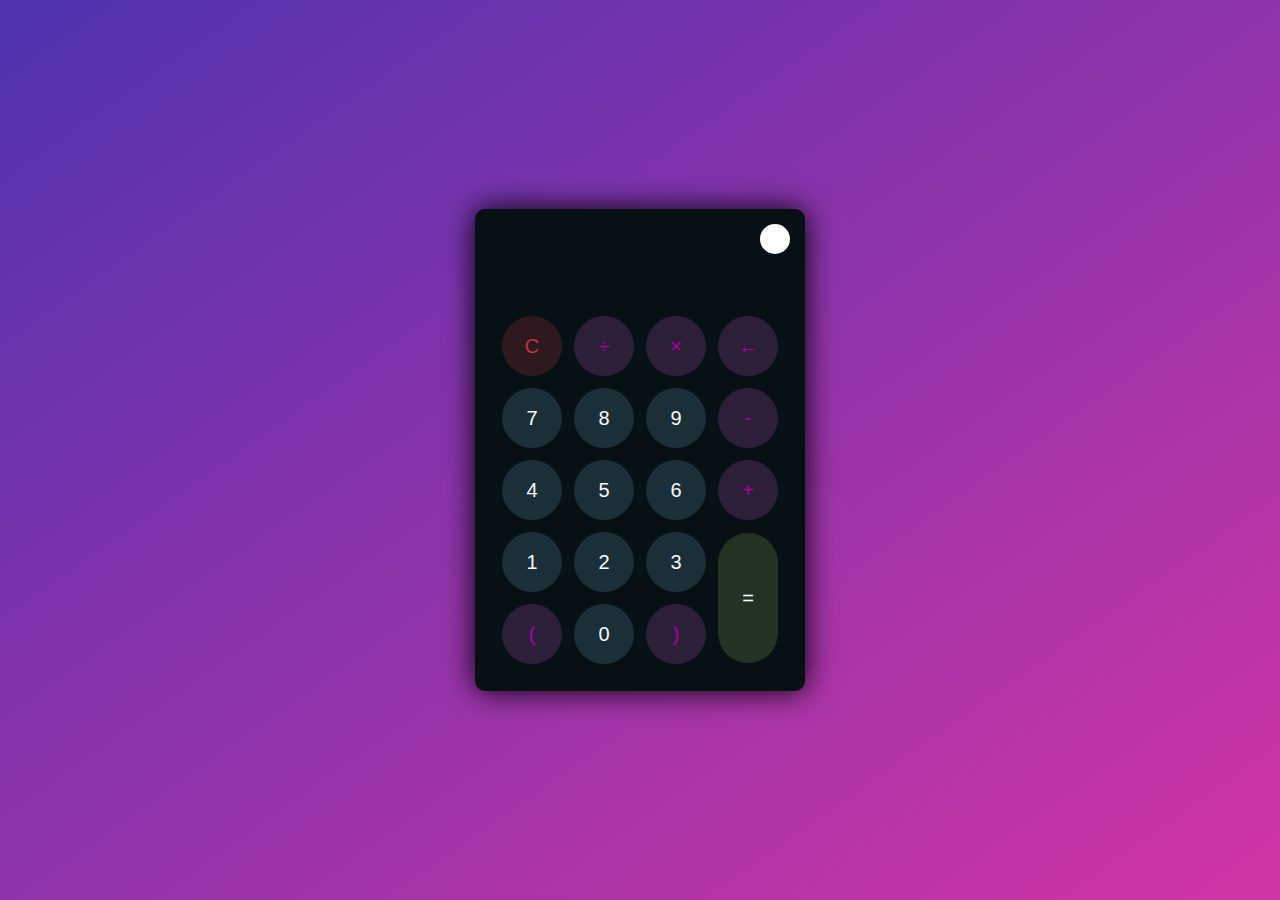
<file: calculadora/index.html>
<!DOCTYPE html>
<html lang="en">
<head>
    <meta charset="UTF-8">
    <meta http-equiv="X-UA-Compatible" content="IE=edge">
    <meta name="viewport" content="width=device-width, initial-scale=1.0">
    <link rel="stylesheet" href="style.css">
    <title>Calculadora</title>
</head>

<body>
    <div class="container">
        <div class="calculator dark">
            <div class="theme-toggler active">
                <i class="toggler-icon"></i>
            </div>

            <div class="display-screen">
                <div id="display"></div>
            </div>
            
            <div class="buttons">
                <table>
                    <tr>
                        <td><button class="btn-operator" id="clear">C</button></td>
                        <td><button class="btn-operator" id="/">&divide;</button></td>
                        <td><button class="btn-operator" id="*">&times;</button></td>
                        <td><button class="btn-operator" id="backspace">&larr;</button></td>
                    </tr>
                    <tr>
                        <td><button class="btn-number" id="7">7</button></td>
                        <td><button class="btn-number" id="8">8</button></td>
                        <td><button class="btn-number" id="9">9</button></td>
                        <td><button class="btn-operator" id="-">-</button></td>
                    </tr>
                    <tr>
                        <td><button class="btn-number" id="4">4</button></td>
                        <td><button class="btn-number" id="5">5</button></td>
                        <td><button class="btn-number" id="6">6</button></td>
                        <td><button class="btn-operator" id="+">+</button></td>
                    </tr>
                    <tr>
                        <td><button class="btn-number" id="1">1</button></td>
                        <td><button class="btn-number" id="2">2</button></td>
                        <td><button class="btn-number" id="3">3</button></td>
                        <td rowspan="2"><button class="btn-equal" id="equal">=</button></td>
                    </tr>
                    <tr>
                        <td><button class="btn-operator" id="(">(</button></td>
                        <td><button class="btn-number" id="0">0</button></td>
                        <td><button class="btn-operator" id=")">)</button></td>
                    </tr>
                </table>
            </div>

        </div>
    </div>
    

    <script src="script.js"></script>
</body>
</html>
</file>
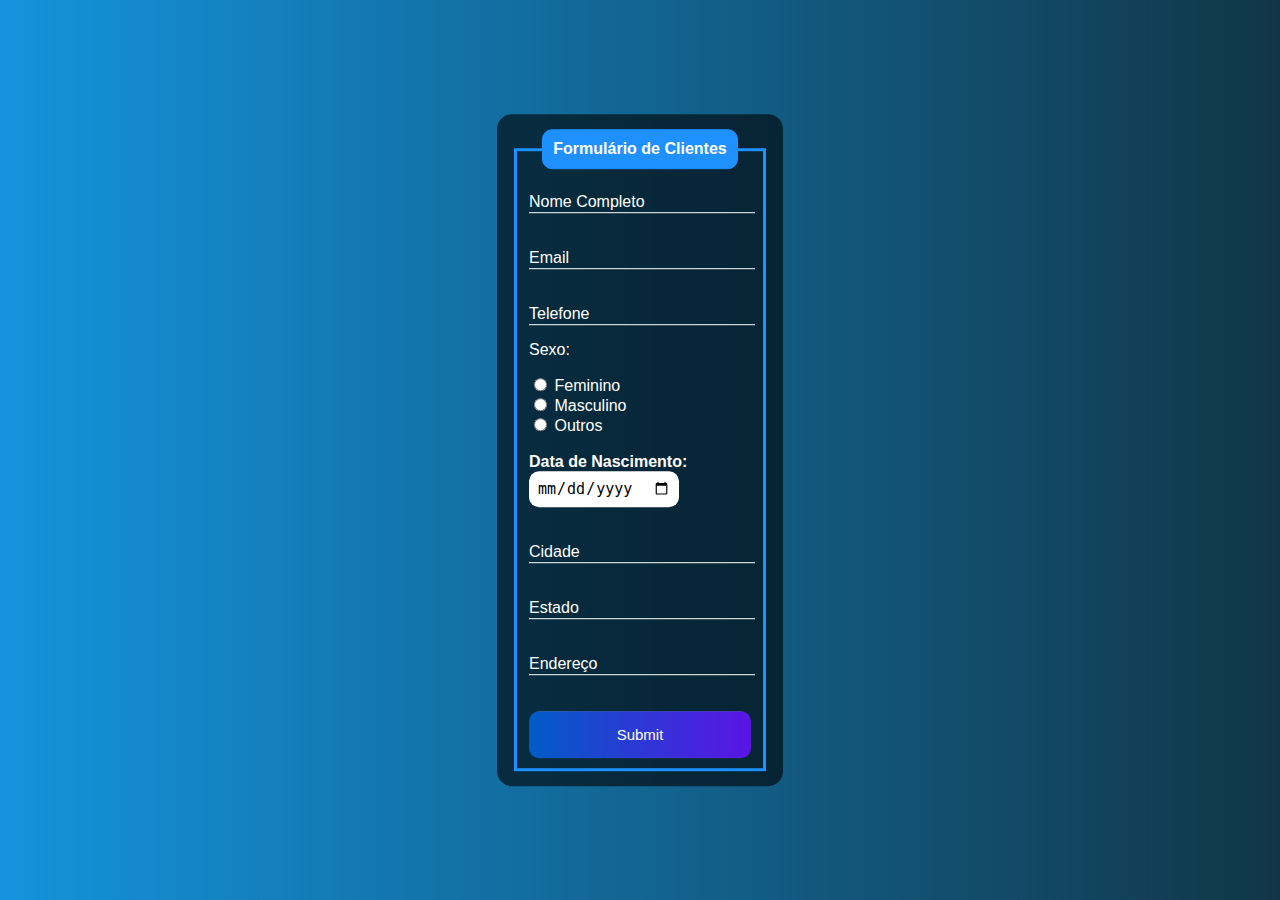
<file: formulario/formulario.html>
<!DOCTYPE html>
<html lang="en">
<head>
    <meta charset="UTF-8">
    <meta http-equiv="X-UA-Compatible" content="IE=edge">
    <meta name="viewport" content="width=device-width, initial-scale=1.0">
    <link rel="stylesheet" href="style.css">
    <title>Formulário</title>
</head>
<body>
    <div class="box">
        <form action="">
            <fieldset>
                <legend><b>Formulário de Clientes</b></legend>
                <br>   
                <div class="inputBox">
                    <input type="text" name="nome" id="nome" class="inputUser" required>
                    <label for="nome" class="labelInput">Nome Completo</label>
                </div>
                <br><br>
                <div class="inputBox">
                    <input type="text" name="email" id="email" class="inputUser" required>
                    <label for="email" class="labelInput">Email</label>
                </div>
                <br><br>
                <div class="inputBox">
                    <input type="tel" name="telefone" id="telefone" class="inputUser" required>
                    <label for="telefone" class="labelInput">Telefone</label>
                </div>
            

                <p>Sexo:</p>

                <input type="radio" name="genero" id="feminino" value="feminino" required>
                <label for="feminino">Feminino</label>
                <br>

                <input type="radio" name="genero" id="masculino" value="masculino" required>
                <label for="masculino">Masculino</label>
                <br>

                <input type="radio" name="genero" id="outros" value="outros" required>
                <label for="outros">Outros</label>
                <br><br>

                
                    <label for="dataNascimento"><b>Data de Nascimento:</b></label>
                    <input type="date" name="dataNascimento" id="dataNascimento" required>
                    
                
                <br><br><br>
                <div class="inputBox">
                    <input type="text" name="cidade" id="cidade" class="inputUser" required>
                    <label for="cidade" class="labelInput">Cidade</label>
                </div>
                <br><br>
                <div class="inputBox">
                    <input type="text" name="estado" id="estado" class="inputUser" required>
                    <label for="estado" class="labelInput">Estado</label>
                </div>
                <br><br>
                <div class="inputBox">
                    <input type="text" name="endereco" id="endereco" class="inputUser" required>
                    <label for="endereco" class="labelInput">Endereço</label>
                </div>
                <br><br>
                <input type="submit" name="submit" id="submit">
            </fieldset>
        </form>
    </div>

</body>
</html>
</file>
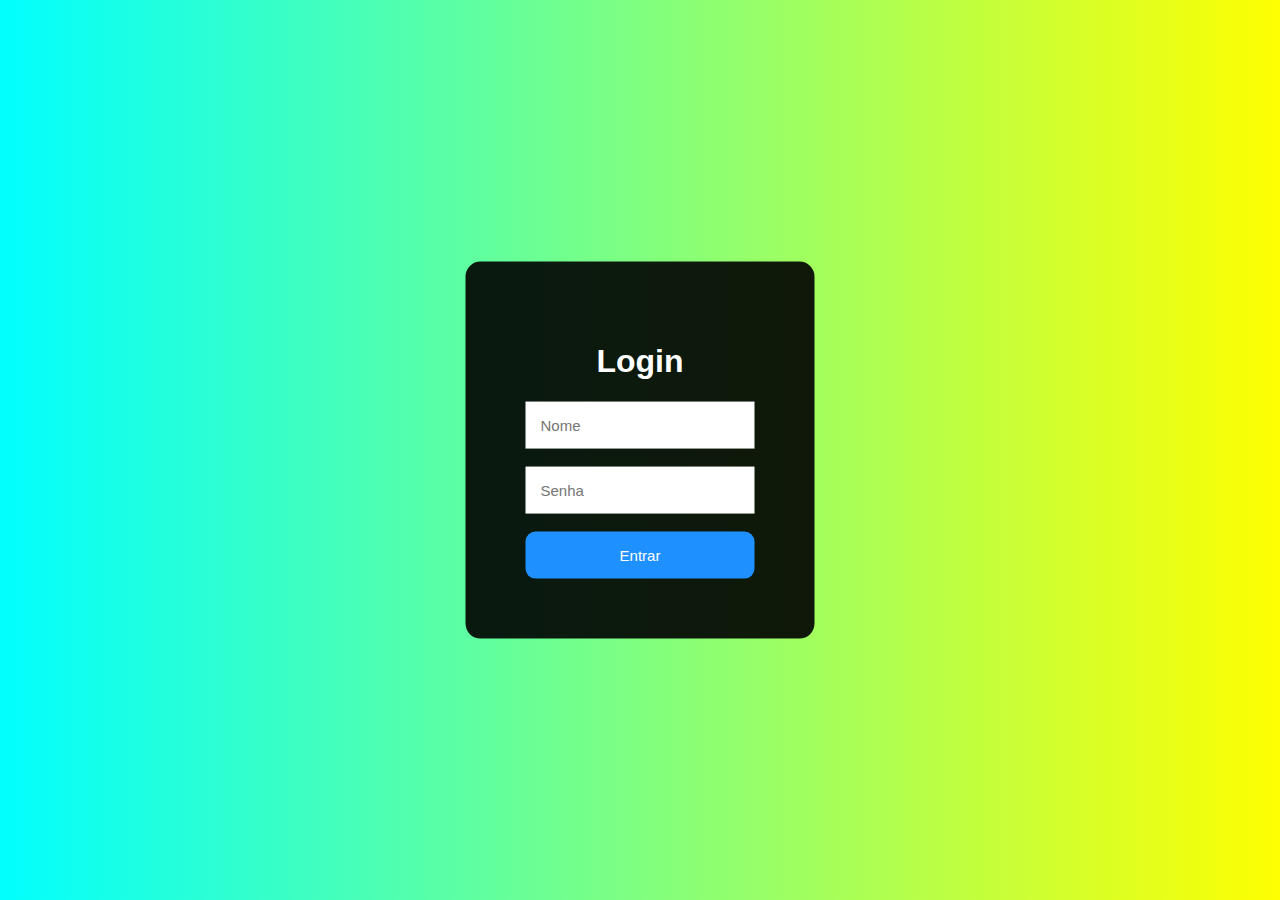
<file: telalogin/tela-de-login.html>
<!DOCTYPE html>
<html lang="en">
<head>
    <meta charset="UTF-8">
    <meta http-equiv="X-UA-Compatible" content="IE=edge">
    <meta name="viewport" content="width=device-width, initial-scale=1.0">
    <title>Tela de Login</title>
    <link rel="stylesheet" href="style.css">
</head>
<body>
    
    <div class="tela-login">
        <H1 class="login">Login</H1>
        <input type="text" placeholder="Nome">
        <br><br>
        <input type="password" name="" id="" placeholder="Senha">
        <br><br>
        <button>Entrar</button>
    </div>


</body>
</html>
</file>
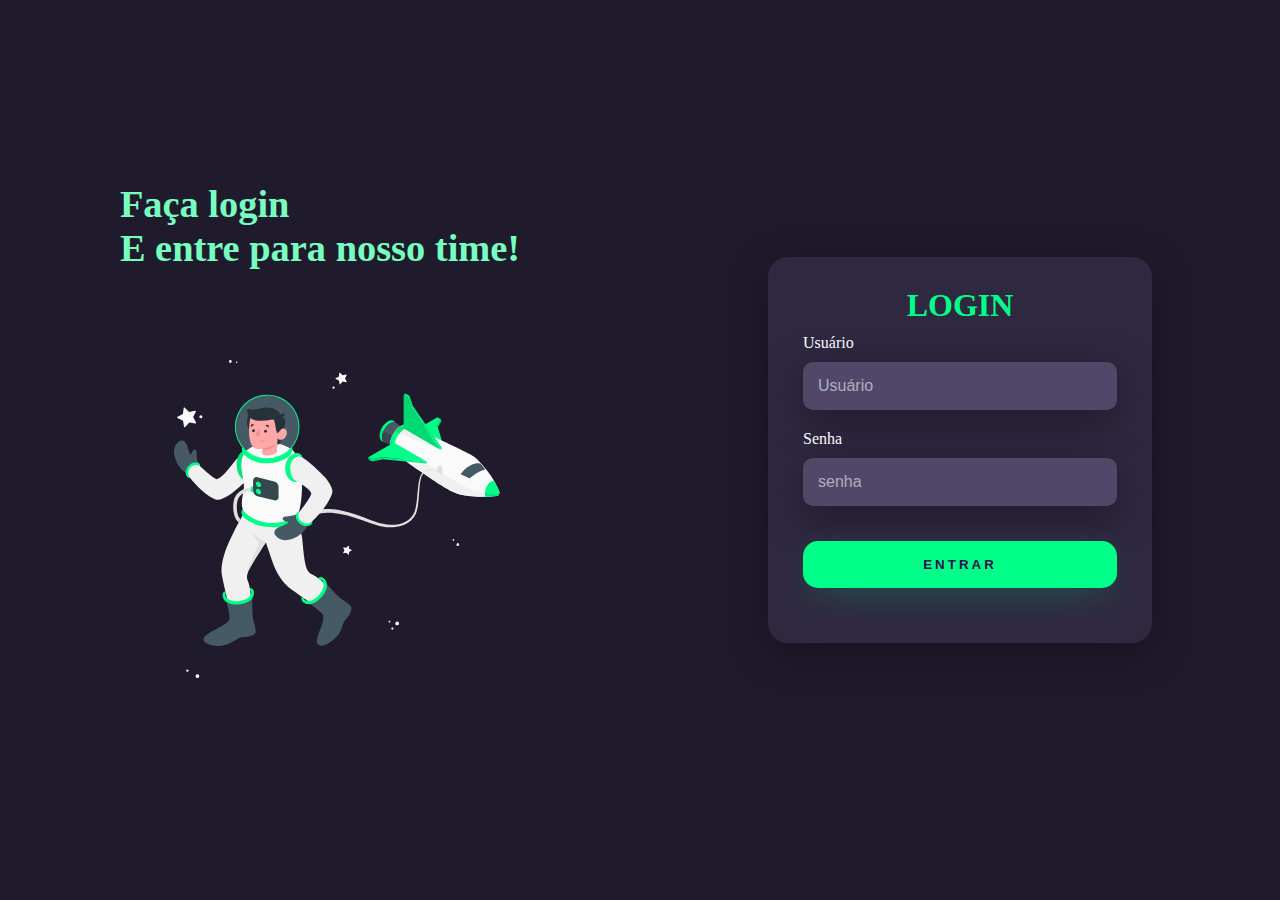
<file: telalogin/tela2.html>
<!DOCTYPE html>
<html lang="en">
<head>
    <meta charset="UTF-8">
    <meta http-equiv="X-UA-Compatible" content="IE=edge">
    <meta name="viewport" content="width=device-width, initial-scale=1.0">
    <link rel="stylesheet" href="style2.css">
    <title>Seja uma estrela!</title>
</head>
<body>
    <div class="main-login">
        <div class="left-login">
            <h1> Faça login<br>E entre para nosso time!</h1>
            <img src="astronaut-animate.svg" class="left-login-image" alt="Astronauta">
        </div>

        <div class="right-login">
            <div class="card-login">

                <h1>LOGIN</h1>
                <div class="textfield">
                    <label for="usuario">Usuário</label>
                    <input type="text" name="usuario" placeholder="Usuário">
                </div>
                <div class="textfield">
                    <label for="senha">Senha</label>
                    <input type="password" name="senha" placeholder="senha">
                </div>
                <button class="btn-login">Entrar</button>
            </div>
            

            
    
        </div>
    
    </div>
    
    
</body>
</html>
</file>
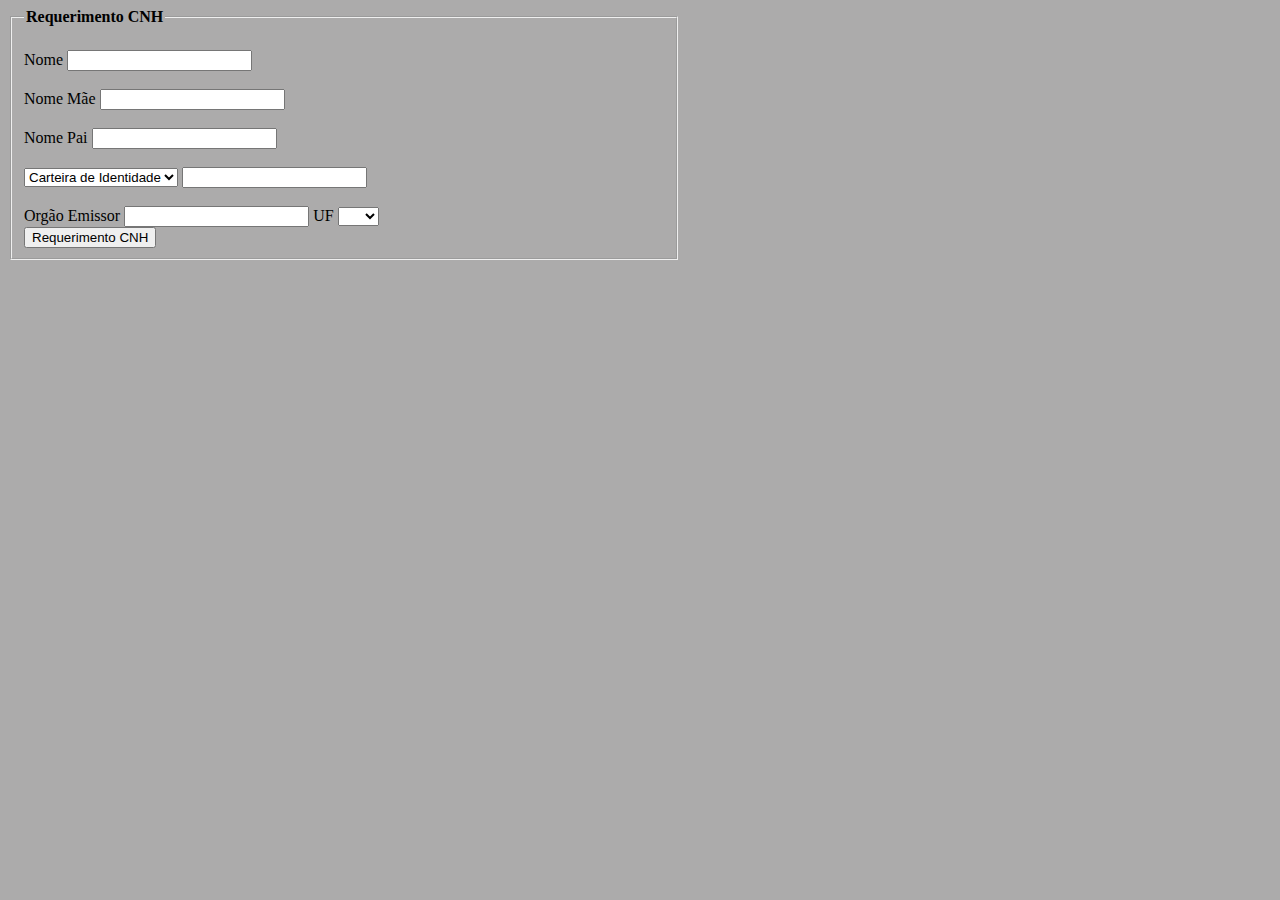
<file: formulario/formdet/formdetran.html>
<!DOCTYPE html>
<html lang="en">
<head>
    <meta charset="UTF-8">
    <meta http-equiv="X-UA-Compatible" content="IE=edge">
    <meta name="viewport" content="width=device-width, initial-scale=1.0">
    <link rel="stylesheet" href="formdetran.css">
    <title>Requerimento CNH</title>
</head>
<body>
    <div class="box">
        <form action="">
            <fieldset>
                <legend><b>Requerimento CNH</b></legend>
                <br>
                <div class="inputBox">
                    <label for="nome" class="labelNome">Nome</label>
                    <input type="text" name="nome" id="nome" class="inputNome" required>
                    <br><br>
                    <label for="nomeMae" class="labelNome">Nome Mãe</label>
                    <input type="text" name="nomeMae" id="nomeMae" class="inputNomeMae" required>
                    <br><br>
                    <label for="nomePai" class="labelNome">Nome Pai</label>
                    <input type="text" name="nomePai" id="nomePai" class="inputNomePai" required>
                </div>
                <br>
                <div class="idBox">
                    <select name="identidade" id="identidade">
                        <option value="ident" selected>Carteira de Identidade</option>
                        <option value="trab">Carteira de Trabalho</option>
                        <option value="passap">Passaporte</option>
                    </select>
                    <input type="text" name="numeroId" id="numeroId" class="numeroId" required>
                </div>
                <br>
                <div class="orgEmissor">
                    <label for="">Orgão Emissor</label>
                    <input type="text" name="orgEm" id="orgEm" class="orgEm" required>
                    <label for="">UF</label>
                    <select name="uf" id="uf" required>
                        <option value="none"></option>
                        <option value="sc">SC</option>
                        <option value="sp">SP</option>
                        <option value="rj">RJ</option>
                        <option value="rs">RS</option>
                    </select>
                </div>
                <button type="submit">Requerimento CNH</button>
                    
                
            
            </fieldset>
        </form>
    </div>



</body>
</html>
</file>
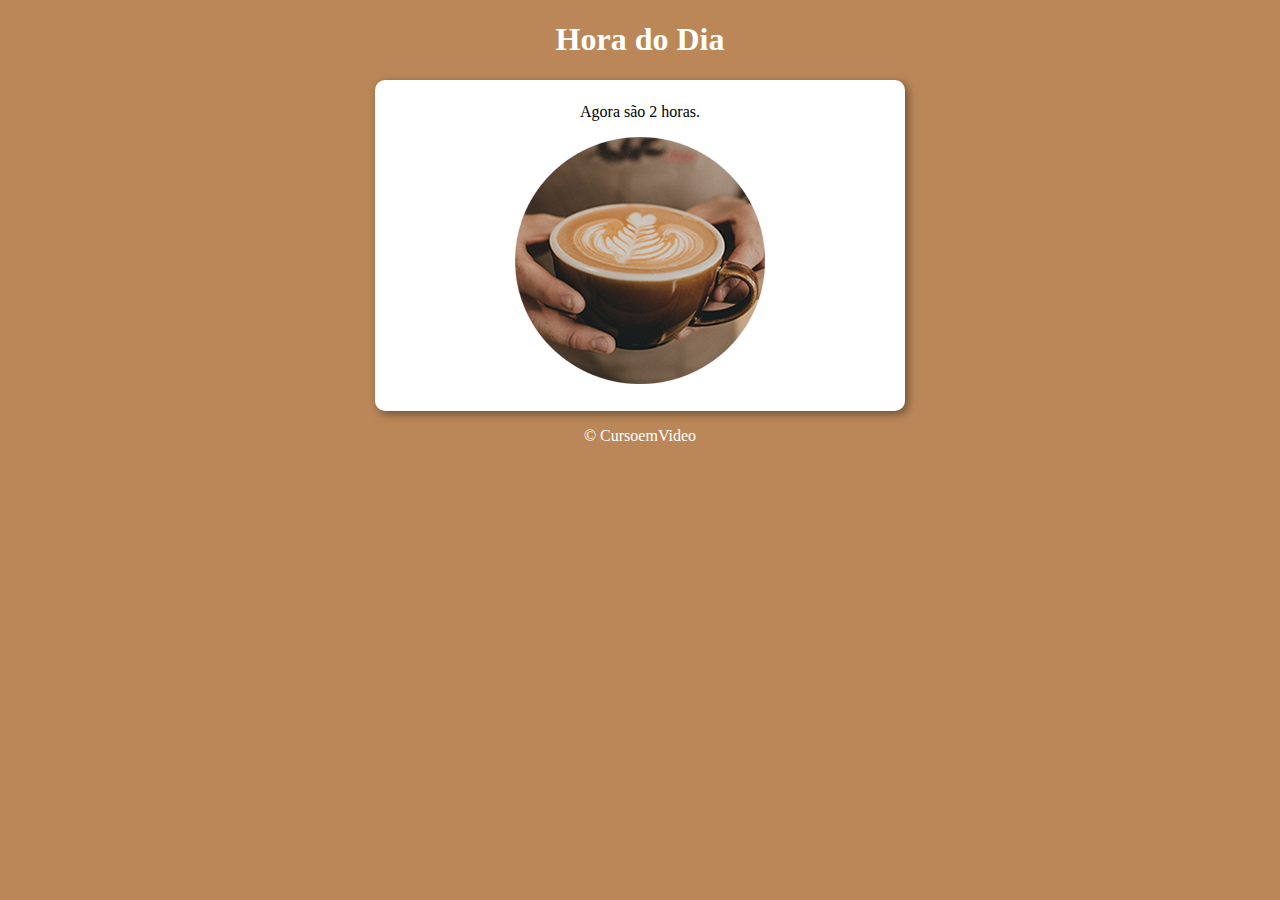
<file: tela-js/exerc2/modelo.html>
<!DOCTYPE html>
<html lang="en">
<head>
    <meta charset="UTF-8">
    <meta http-equiv="X-UA-Compatible" content="IE=edge">
    <meta name="viewport" content="width=device-width, initial-scale=1.0">
    <link rel="stylesheet" href="estilo.css">
    <title>Hora do Dia</title>
</head>
<body onload="carregar()">
    
    <header>
        <h1>Hora do Dia</h1>
    </header>

    <section>
        <div id="msg">
           aqui vai aparecer a mensagem...
        </div>
        <div id="foto">
            <img id="imagem" src="foto-manha.png" alt="Foto do dia">
            
        </div>
    </section>

    <footer>
        <p>&copy; CursoemVideo</p>
    </footer>
    <script src="script.js"></script>

</body>
</html>
</file>
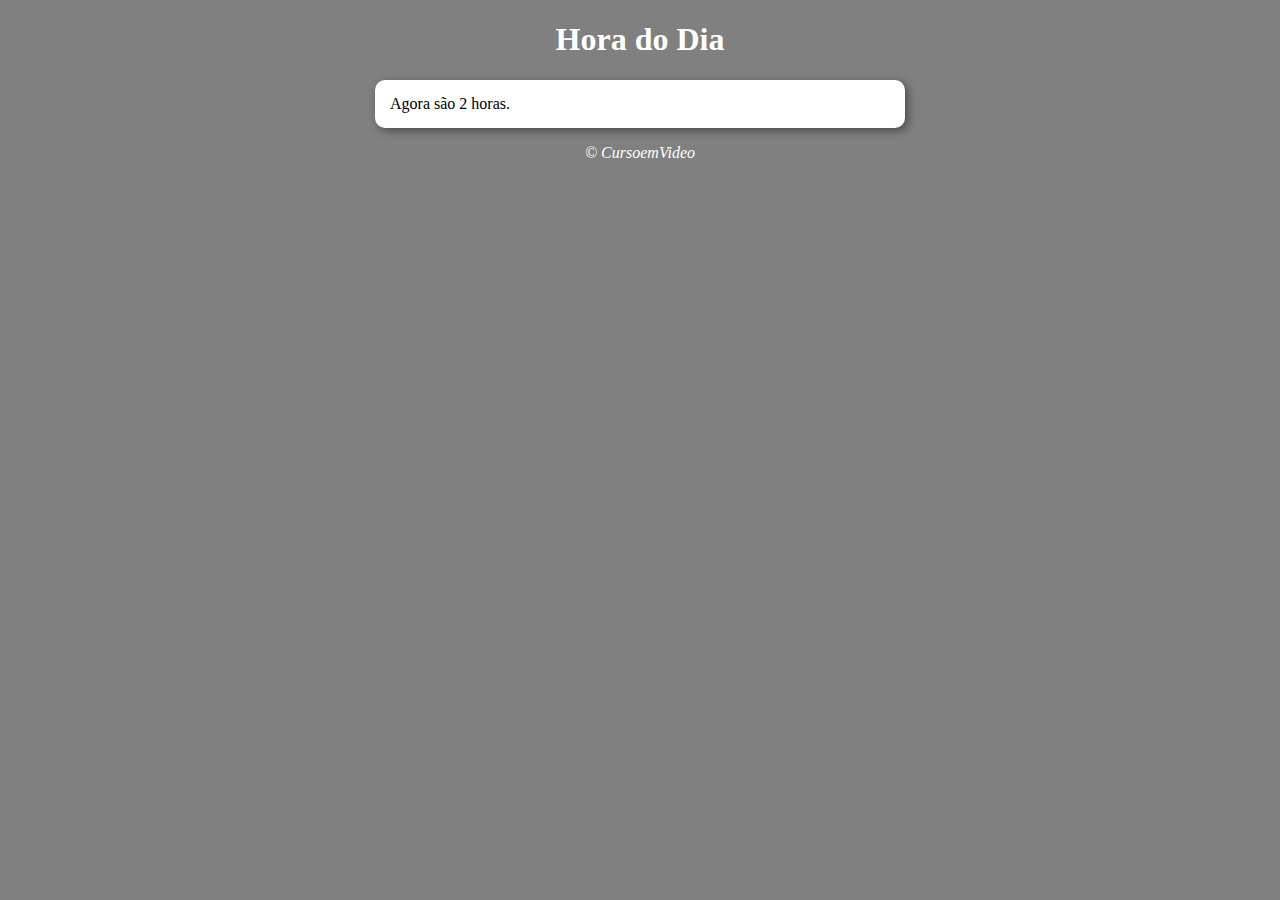
<file: tela-js/exerc3/modelo.html>
<!DOCTYPE html>
<html lang="en">
<head>
    <meta charset="UTF-8">
    <meta http-equiv="X-UA-Compatible" content="IE=edge">
    <meta name="viewport" content="width=device-width, initial-scale=1.0">
    <link rel="stylesheet" href="estilo.css">
    <title>Hora do Dia</title>
</head>
<body onload="carregar()">
    
    <header>
        <h1>Hora do Dia</h1>
    </header>

    <section>
        <div id="msg">
           aqui vai aparecer a mensagem...
        </div>
        <div id="foto">
            
            
        </div>
    </section>

    <footer>
        <p>&copy; CursoemVideo</p>
    </footer>
    <script src="script.js"></script>

</body>
</html>
</file>
<file: calculadora/style.css>
* {
    padding: 0;
    margin: 0;
    box-sizing: border-box;
    outline: 0;
    transition: all 0.5s ease;
}

body {
    font-family: sans-serif;
}

a {
    text-decoration: none;
    color: #fff;
}

body {
    background-image: linear-gradient(to bottom right, rgba(79,51,176,1), rgba(210,53,165));
}

.container {
    height: 100vh;
    width: 100vw;
    display: grid;
    place-items: center;
}

.calculator {
    position: relative;
    height: auto;
    width: auto;
    padding: 20px;
    border-radius: 10px;
    box-shadow: 0 0 30px #000;

}

.theme-toggler {
    position: absolute;
    top: 30px;
    right: 30px;
    color: #fff;
    cursor: pointer;
    z-index: 1;
}

.theme-toggler.active {
    color: #333;
}

.theme-toggler.active::before{
    background-color: #fff;
}

.theme-toggler::before {
    content: '';
    height: 30px;
    width: 30px;
    position: absolute;
    top: 50%;
    transform: translate(-50%, -50%);
    border-radius: 50%;
    background-color: #333;
    z-index: -1;
}

.display-screen {
    height: 5rem;
}
#display {
    margin: 0 10px;
    height: 100%;
    width: auto;
    max-width: 270px;
    display: flex;
    align-items: flex-end;
    justify-content: flex-end;
    font-size: 30px;
    margin-bottom: 20px;
    overflow-x: scroll;
}

#display::-webkit-scrollbar {
    display: block;
    height: 3px;
}

button {
    height: 60px;
    width: 60px;
    border: 0;
    border-radius: 30px;
    margin: 5px;
    font-size: 20px;
    cursor: pointer;
    transition: all 200ms ease;
}

button:hover {
    transform: scale(1.1)
}

button#equal {
    height: 130px;
}

/*light-theme*/

.calculator {
    background-color: #fff;
}

.calculator #display {
    color: #0a1e23;
}

.calculator button#clear {
    background-color: #ffd5d8;
    color: #fc4554;

}

.calculator button.btn-number {
    background-color: #c3eaff;
    color: #000;
}

.calculator button.btn-operator {
    background-color: #ffd0fd;
    color: #f967f3;
}

.calculator button.btn-equal {
    background-color: #adf9e7;
    color: #000;
}

/* dark-theme */


.calculator.dark {
    background-color: #071115;
}

.calculator.dark #display {
    color: #f8fafd;
}

.calculator.dark button#clear {
    background-color: #2d191e;
    color: #bd3740;
}

.calculator.dark button.btn-number {
    background-color: #1b2f38;
    color: #f8fafb;
}

.calculator.dark button.btn-operator {
    background:  #2e1f39;
    color: #aa00a4;
}

.calculator.dark button.btn-equal {
    background-color: #223323;
    color: #ffffff;
}
</file>
<file: formulario/style.css>
body {
    font-family: Arial, Helvetica, sans-serif;
    background-image: linear-gradient(to right, rgb(20, 147, 220), rgb(17, 54, 71));
}
.box {
    position: absolute;
    top: 50%;
    left: 50%;
    transform: translate(-50%, -50%);
    background-color: rgba(0, 0, 0, 0.6);
    padding: 15px;
    border-radius: 15px;
    width: 20%;
    color: #fff;
}
fieldset {
    border: 3px solid dodgerblue;
}
legend {
    border: 1px solid dodgerblue;
    padding: 10px;
    text-align: center;
    background-color: dodgerblue;
    border-radius: 10px;
    
}

.inputBox {
    position: relative;
}

.inputUser {
    background: none;
    border: none;
    border-bottom: 1px solid white;
    outline: none;
    color: white;
    font-size: 15px;
    width: 100%;
    letter-spacing: 2px;
}

.labelInput {
    position: absolute;
    top: 0px;
    left: 0px;
    pointer-events: none;
    transition: .5s;
}
    
.inputUser:focus ~ .labelInput,
.inputUser:valid ~ .labelInput{
    top: -20px;
    font-size: 12px;
    color: dodgerblue;
}

#dataNascimento{
    border: none;
    padding: 8px;
    border-radius: 10px;
    outline: none;
    font-size: 15px;
}

#submit {
    width: 100%;
    background-image: linear-gradient(to right, rgb(0, 92, 197), rgb(90, 20, 229));
    border: none;
    color: #fff;
    padding: 15px;
    font-size: 15px;
    cursor: pointer;
    border-radius: 10px;
}

#submit:hover {
    background-image: linear-gradient(to right, rgb(0, 80, 172), rgb(80, 19, 195));
}
</file>
<file: telalogin/style.css>
body {
    font-family: Arial, Helvetica, sans-serif;
    background-image: linear-gradient(45deg, cyan, yellow);
}

.tela-login {
    background-color: rgba(0, 0, 0, 0.9);
    position: absolute;
    top: 50%;
    left: 50%;
    transform: translate(-50%, -50%);
    padding: 60px;
    border-radius: 15px;
    color: white;
}

input {
    padding: 15px;
    border: none;
    outline: none;
    font-size: 15px;
}

button {
    background-color: dodgerblue;
    border: none;
    color: #fff;
    padding: 15px;
    width: 100%;
    border-radius: 10px;
    font-size: 15px;
    cursor: pointer;
}

button:hover {
    background-color: deepskyblue;
}

.login {
    text-align: center;
}
</file>
<file: telalogin/style2.css>
body {
    margin: 0;
}

body * {
    box-sizing: border-box;
}

.main-login {
    width: 100vw;
    height: 100vh;
    background: #201b2c;
    display: flex;
    justify-content: center;
    align-items: center;
}

.left-login {
    width: 50vw;
    height: 100vh;
    display: flex;
    justify-content: center;
    align-items: center;
    flex-direction: column;
}

.left-login > h1 {
    font-size: 3vw;
    color: #77ffc0;
}

.left-login-image {
    width: 35vw;
}

.right-login {
    width: 50vw;
    height: 100vh;
    display: flex;
    justify-content: center;
    align-items: center;
}

.card-login {
    width: 60%;
    display: flex;
    justify-content: center;
    align-items: center;
    flex-direction: column;
    padding: 30px 35px;
    background: #2f2841;
    border-radius: 20px;
    box-shadow: 0px 10px 40px #00000056;
}

.card-login > h1 {
    color: #00ff88;
    font-weight: 800;
    margin: 0;
}

.textfield {
    width: 100%;
    display: flex;
    flex-direction: column;
    align-items: flex-start;
    justify-content: center;
    margin: 10px 0px;
}

.textfield > input {
    width: 100%;
    border: none;
    border-radius: 10px;
    padding: 15px;
    background: #514869;
    color: #f0ffffde;
    font-size: 12pt;
    box-shadow: 0px 10px 40px #00000056;
    outline: none;
    box-sizing: border-box;
}

.textfield > label {
    color: white;
    margin-bottom: 10px;
}

.textfield > input::placeholder {
    color: #f0ffff94;
}

.btn-login {
    width: 100%;
    padding: 16px 0px;
    margin: 25px;
    border: none;
    border-radius: 15px;
    outline: none;
    text-transform: uppercase;
    font-weight: 800;
    letter-spacing: 3px;
    color: #2b134b;
    background: #00ff88;
    cursor: pointer;
    box-shadow: 0px 10px 40px -12px #00ff8052;
}

@media only screen and (max-width: 950px) {
    .card-login{
        width: 85%;
    }
}

@media only screen and (max-width: 600px) {
    .main-login{
        flex-direction: column;
    }
    .left-login > h1 {
        display: none;
    }
    .left-login {
        width: 100%;
        height: auto;
    }
    .right-login {
        width: 100%;
        height: auto;
    }

    .left-login-image {
        width: 50vw;
    }

    .card-login {
        width: 90%;
    }
}
</file>
<file: formulario/formdet/formdetran.css>
body {
    background-color: rgb(172, 171, 171);
    font-family:Georgia, 'Times New Roman', Times, serif;
}

fieldset {
    width: 50vw;
}
</file>
<file: tela-js/exerc2/estilo.css>
body {
    background: grey;
}
header { 
    color: white;
    text-align: center;
}

section {
    background: white;
    border-radius: 10px;
    padding: 15px;
    width: 500px;
    margin: auto;
    box-shadow: 3px 3px 10px rgba(0, 0, 0, 0.418);
}

footer {
    color: white;
    text-align: center;
}

div {
    text-align: center;
    padding: 8px;
}
</file>
<file: tela-js/exerc3/estilo.css>
body {
    background: grey;
}
header { 
    color: white;
    text-align: center;
}

section {
    background: white;
    border-radius: 10px;
    padding: 15px;
    width: 500px;
    margin: auto;
    box-shadow: 3px 3px 10px rgba(0, 0, 0, 0.418);
}

footer {
    color: white;
    text-align: center;
    font-style: italic;
}
</file>
